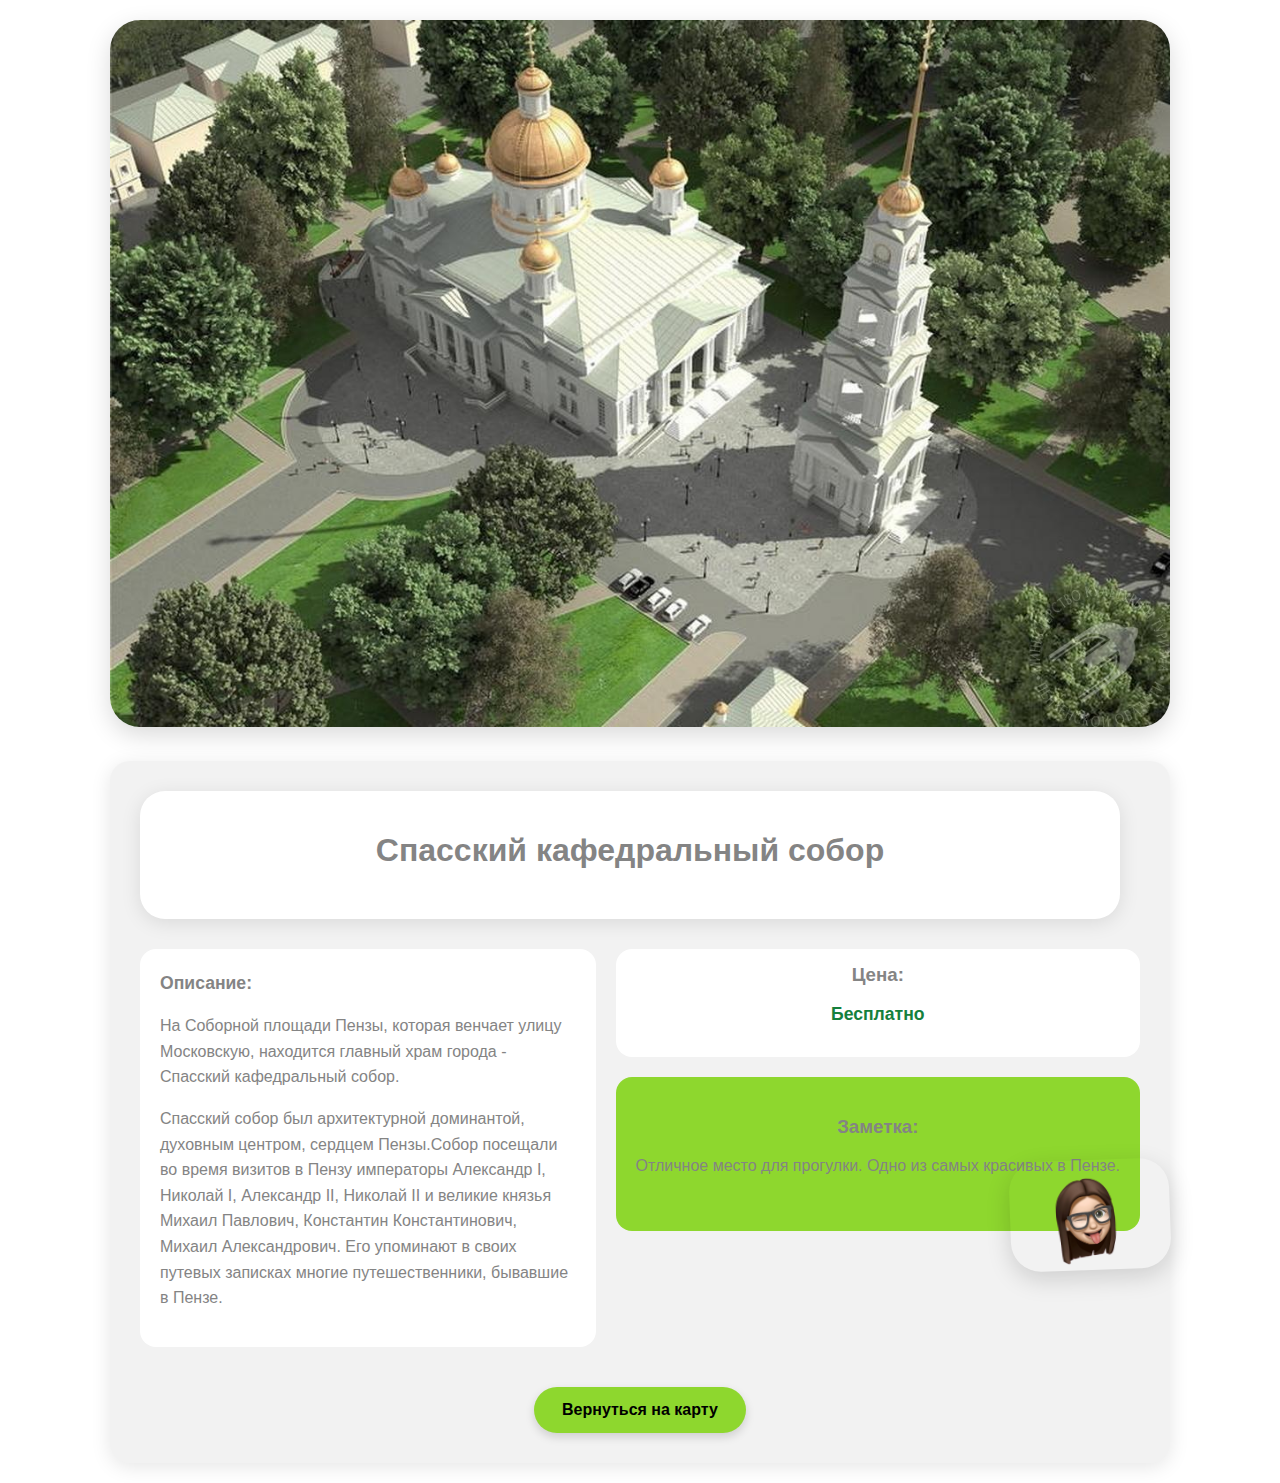
<file: place1.html>
<!DOCTYPE html>
<html lang="ru">
<head>
  <meta charset="UTF-8">
  <meta name="viewport" content="width=device-width, initial-scale=1.0">
  <title>Спасский кафедральный собор</title>
  <link rel="stylesheet" href="style.css"/>
</head>
<body>
  <div class="image-wrapper">
  <img src="images/sobor1.jpg" alt="Спасский кафедральный собор">

  <div class="container">
    <div class="title-box">
    <h1>Спасский кафедральный собор</h1>
    </div>
    <div class="content">
      <div class="description">
      <h2>Описание:</h2>
      <p>На Соборной площади Пензы, которая венчает улицу Московскую, находится главный храм города - 
Спасский кафедральный собор.
</p>
<p>
  Спасский собор был архитектурной доминантой, духовным центром, сердцем Пензы.Собор посещали во время визитов в Пензу императоры Александр I, Николай I, Александр II, Николай II и великие князья Михаил Павлович, Константин Константинович, Михаил Александрович. Его упоминают в своих путевых записках многие путешественники, бывавшие в Пензе.
</p>
  </div>
    <div class="sidebar">
    <div class="price">
      <h3>Цена:</h3>
    <P>Бесплатно</P>
    </div>
    <div class="note">
      <h3>Заметка:</h3>
      <p>Отличное место для прогулки. Одно из самых красивых в Пензе.</p>
      <img src="images/stickermarta.png" alt="sticker">
    </div>
  </div>
</div>
  <div style="text-align: center;">
    <a href="index.html" class="back-btn">Вернуться на карту</a>
  </div>
</div>
</body>
</html>
</file>
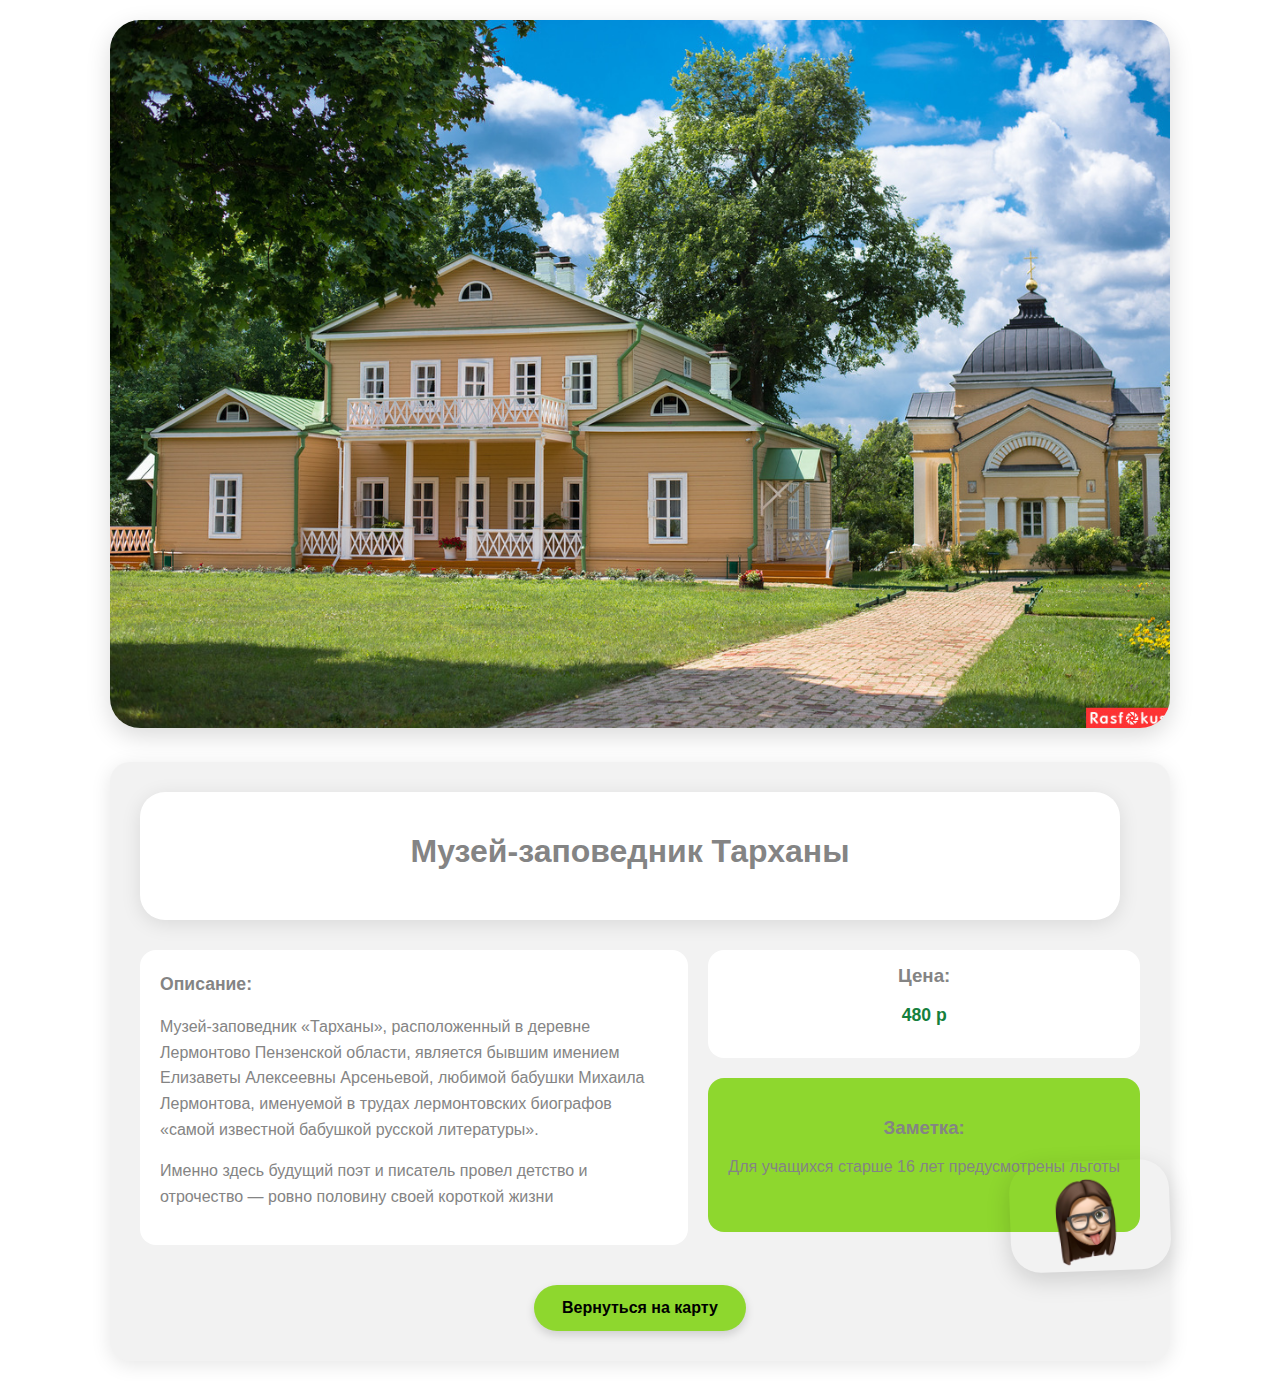
<file: place2.html>
<!DOCTYPE html>
<html lang="ru">
<head>
  <meta charset="UTF-8">
  <meta name="viewport" content="width=device-width, initial-scale=1.0">
  <title>Музей-заповедник Тарханы</title>
  <link rel="stylesheet" href="style.css"/>
</head>
<body>
  <div class="image-wrapper">
  <img src="images/tarxany.jpg" alt="Музей-заповедник Тарханы">

  <div class="container">
    <div class="title-box">
    <h1>Музей-заповедник Тарханы</h1>
    </div>
    <div class="content">
      <div class="description">
      <h2>Описание:</h2>
      <p>Музей-заповедник «Тарханы», расположенный в деревне Лермонтово Пензенской области, является бывшим имением Елизаветы Алексеевны Арсеньевой, любимой бабушки Михаила Лермонтова, именуемой в трудах лермонтовских биографов «самой известной бабушкой русской литературы».
</p>
 Именно здесь будущий поэт и писатель провел детство и отрочество — ровно половину своей короткой жизни
</p>
</p>
  </div>
    <div class="sidebar">
    <div class="price">
      <h3>Цена:</h3>
    <P>480 р
    </P>
    </div>
    <div class="note">
      <h3>Заметка:</h3>
      <p>Для учащихся старше 16 лет предусмотрены льготы</p>
      <img src="images/stickermarta.png" alt="sticker">
    </div>
  </div>
</div>
  <div style="text-align: center;">
    <a href="index.html" class="back-btn">Вернуться на карту</a>
  </div>
</div>
</body>
</html>
</file>
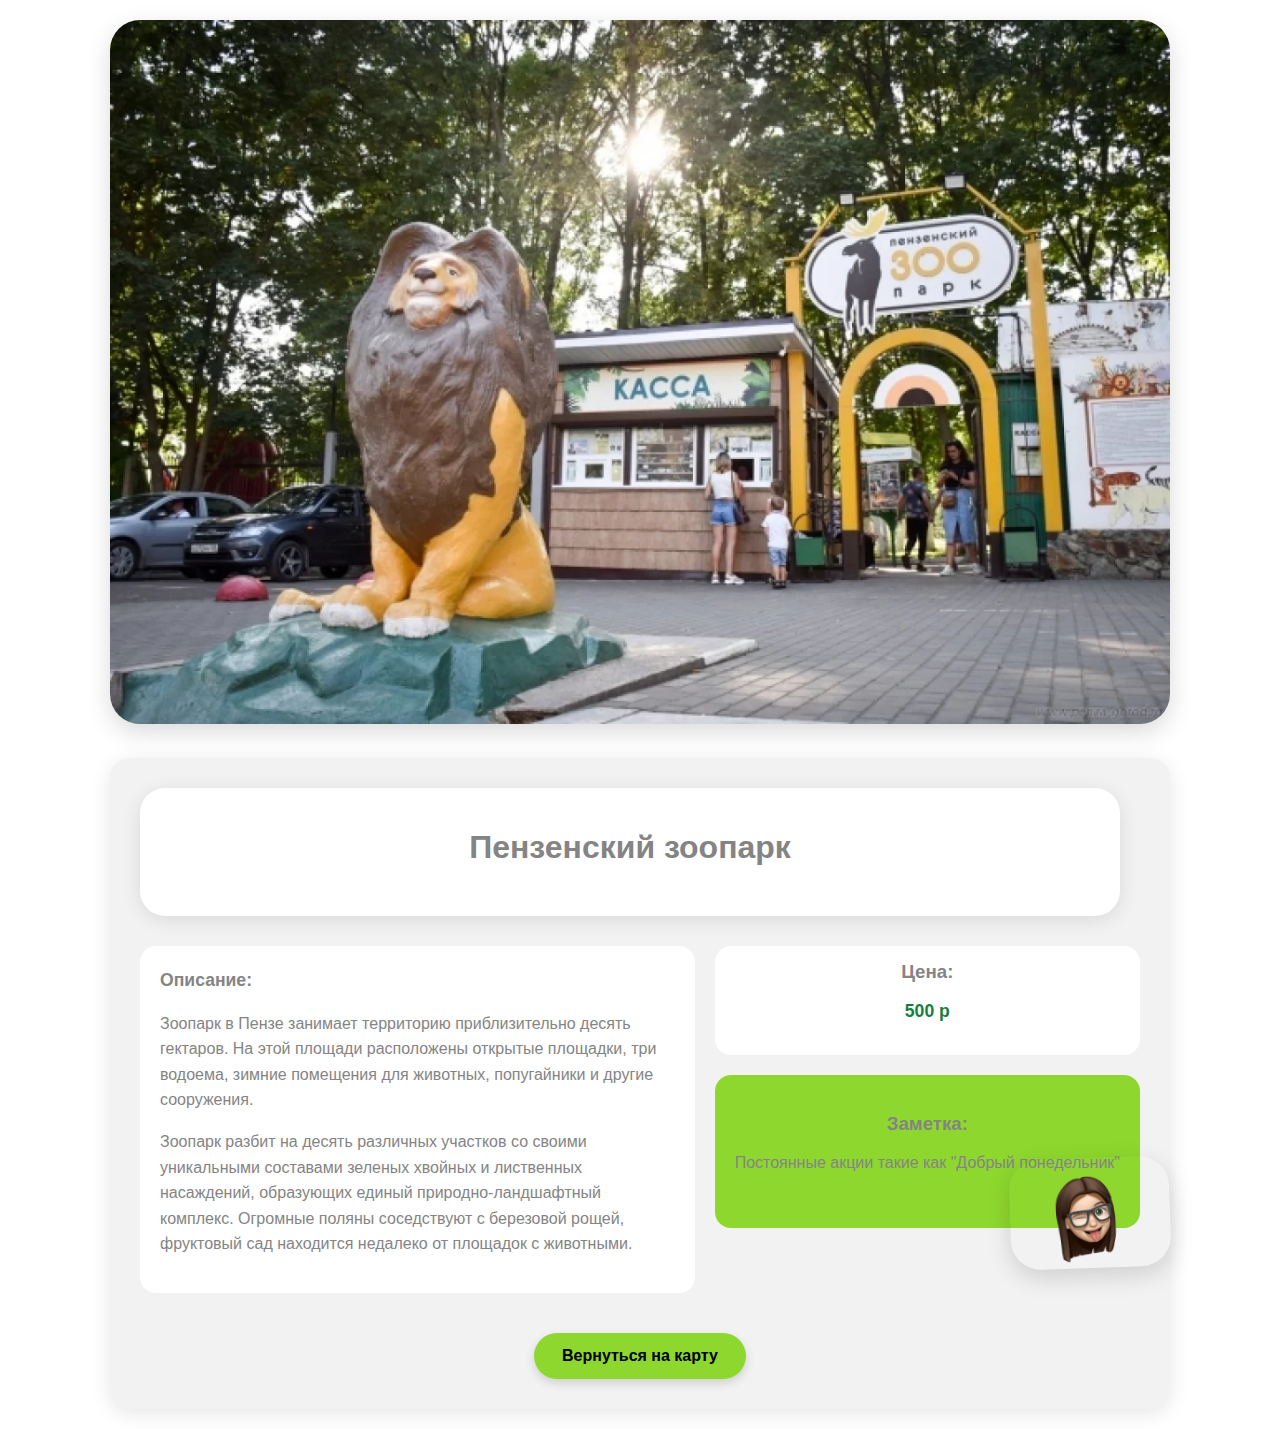
<file: place3.html>
<!DOCTYPE html>
<html lang="ru">
<head>
  <meta charset="UTF-8">
  <meta name="viewport" content="width=device-width, initial-scale=1.0">
  <title>Пензенский зоопарк</title>
  <link rel="stylesheet" href="style.css"/>
</head>
<body>
  <div class="image-wrapper">
  <img src="images/zoo.jpg" alt="Пензенский зоопарк">

  <div class="container">
    <div class="title-box">
    <h1>Пензенский зоопарк</h1>
    </div>
    <div class="content">
      <div class="description">
      <h2>Описание:</h2>
      <p>Зоопарк в Пензе занимает территорию приблизительно десять гектаров. На этой площади расположены открытые площадки, три водоема, зимние помещения для животных, попугайники и другие сооружения.
</p>
<p>
Зоопарк разбит на десять различных участков со своими уникальными составами зеленых хвойных и лиственных насаждений, образующих единый природно-ландшафтный комплекс. Огромные поляны соседствуют с березовой рощей, фруктовый сад находится недалеко от площадок с животными.
</p>
  </div>
    <div class="sidebar">
    <div class="price">
      <h3>Цена:</h3>
    <P>500 р</P>
    </div>
    <div class="note">
      <h3>Заметка:</h3>
      <p>Постоянные акции такие как "Добрый понедельник"
      </p>
      <img src="images/stickermarta.png" alt="sticker">
    </div>
  </div>
</div>
  <div style="text-align: center;">
    <a href="index.html" class="back-btn">Вернуться на карту</a>
  </div>
</div>
</body>
</html>
</file>
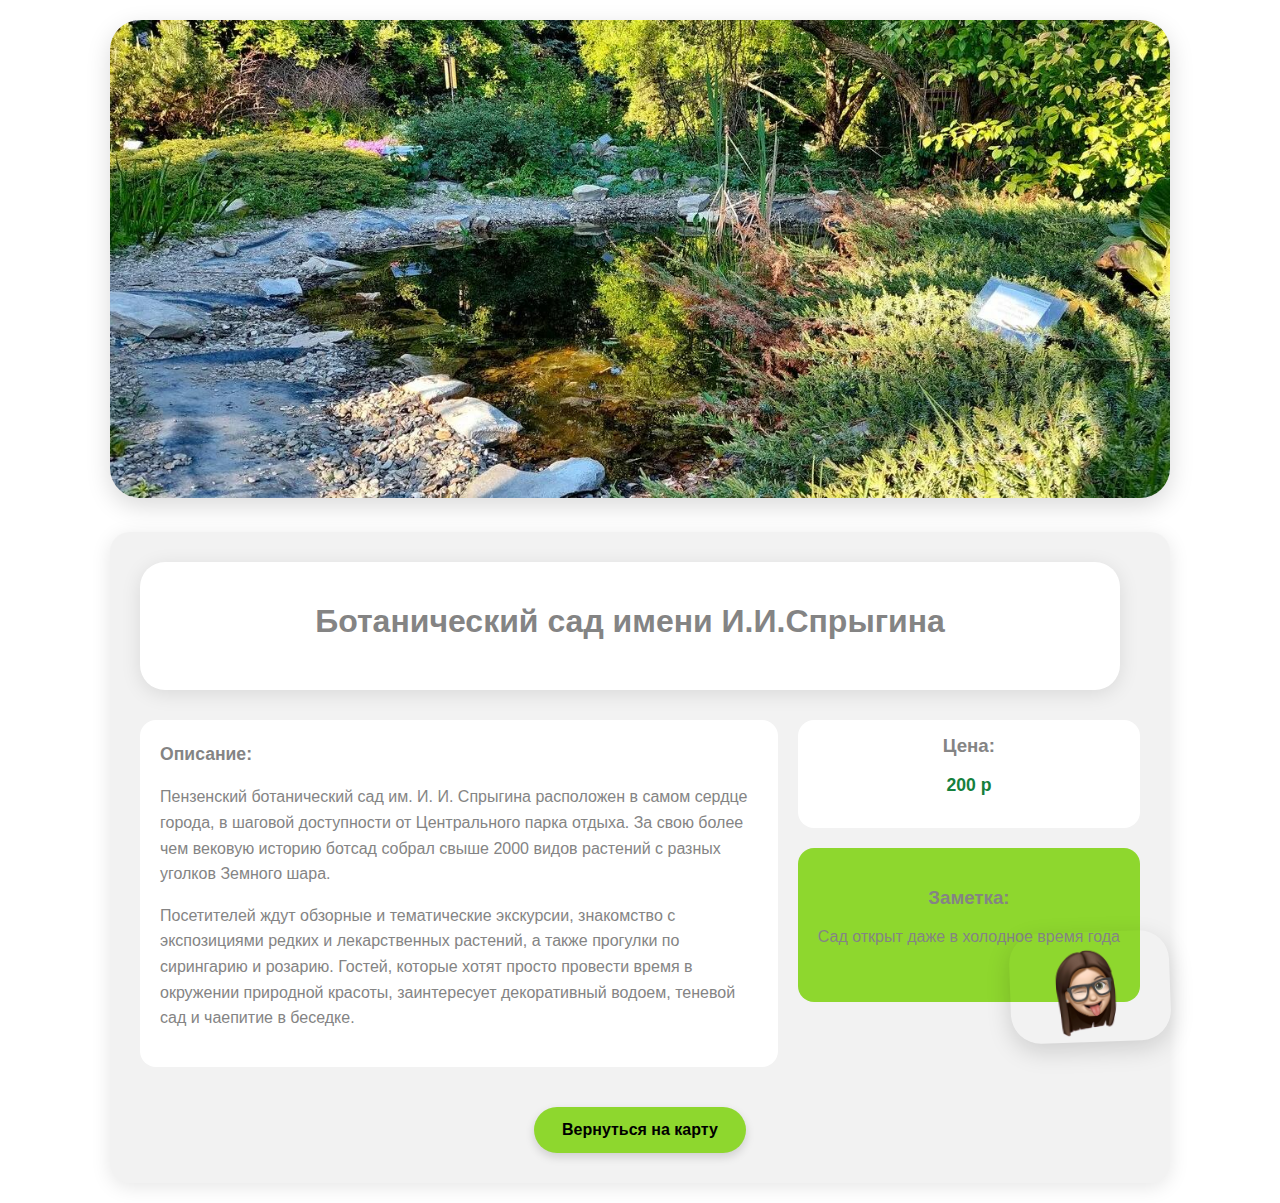
<file: place4.html>
<!DOCTYPE html>
<html lang="ru">
<head>
  <meta charset="UTF-8">
  <meta name="viewport" content="width=device-width, initial-scale=1.0">
  <title>Ботанический сад имени И.И.Спрыгина</title>
  <link rel="stylesheet" href="style.css"/>
</head>
<body>
  <div class="image-wrapper">
  <img src="images/botan.jpg" alt="Ботанический сад имени И.И.Спрыгина">

  <div class="container">
    <div class="title-box">
    <h1>Ботанический сад имени И.И.Спрыгина</h1>
    </div>
    <div class="content">
      <div class="description">
      <h2>Описание:</h2>
      <p>Пензенский ботанический сад им. И. И. Спрыгина расположен в самом сердце города, в шаговой доступности от Центрального парка отдыха. За свою более чем вековую историю ботсад собрал свыше 2000 видов растений с разных уголков Земного шара.
</p>
<p>
  Посетителей ждут обзорные и тематические экскурсии, знакомство с экспозициями редких и лекарственных растений, а также прогулки по сирингарию и розарию. Гостей, которые хотят просто провести время в окружении природной красоты, заинтересует декоративный водоем, теневой сад и чаепитие в беседке.
</p>
  </div>
    <div class="sidebar">
    <div class="price">
      <h3>Цена:</h3>
    <P>200 р</P>
    </div>
    <div class="note">
      <h3>Заметка:</h3>
      <p>Сад открыт даже в холодное время года</p>
      <img src="images/stickermarta.png" alt="sticker">
    </div>
  </div>
</div>
  <div style="text-align: center;">
    <a href="index.html" class="back-btn">Вернуться на карту</a>
  </div>
</div>
</body>
</html>
</file>
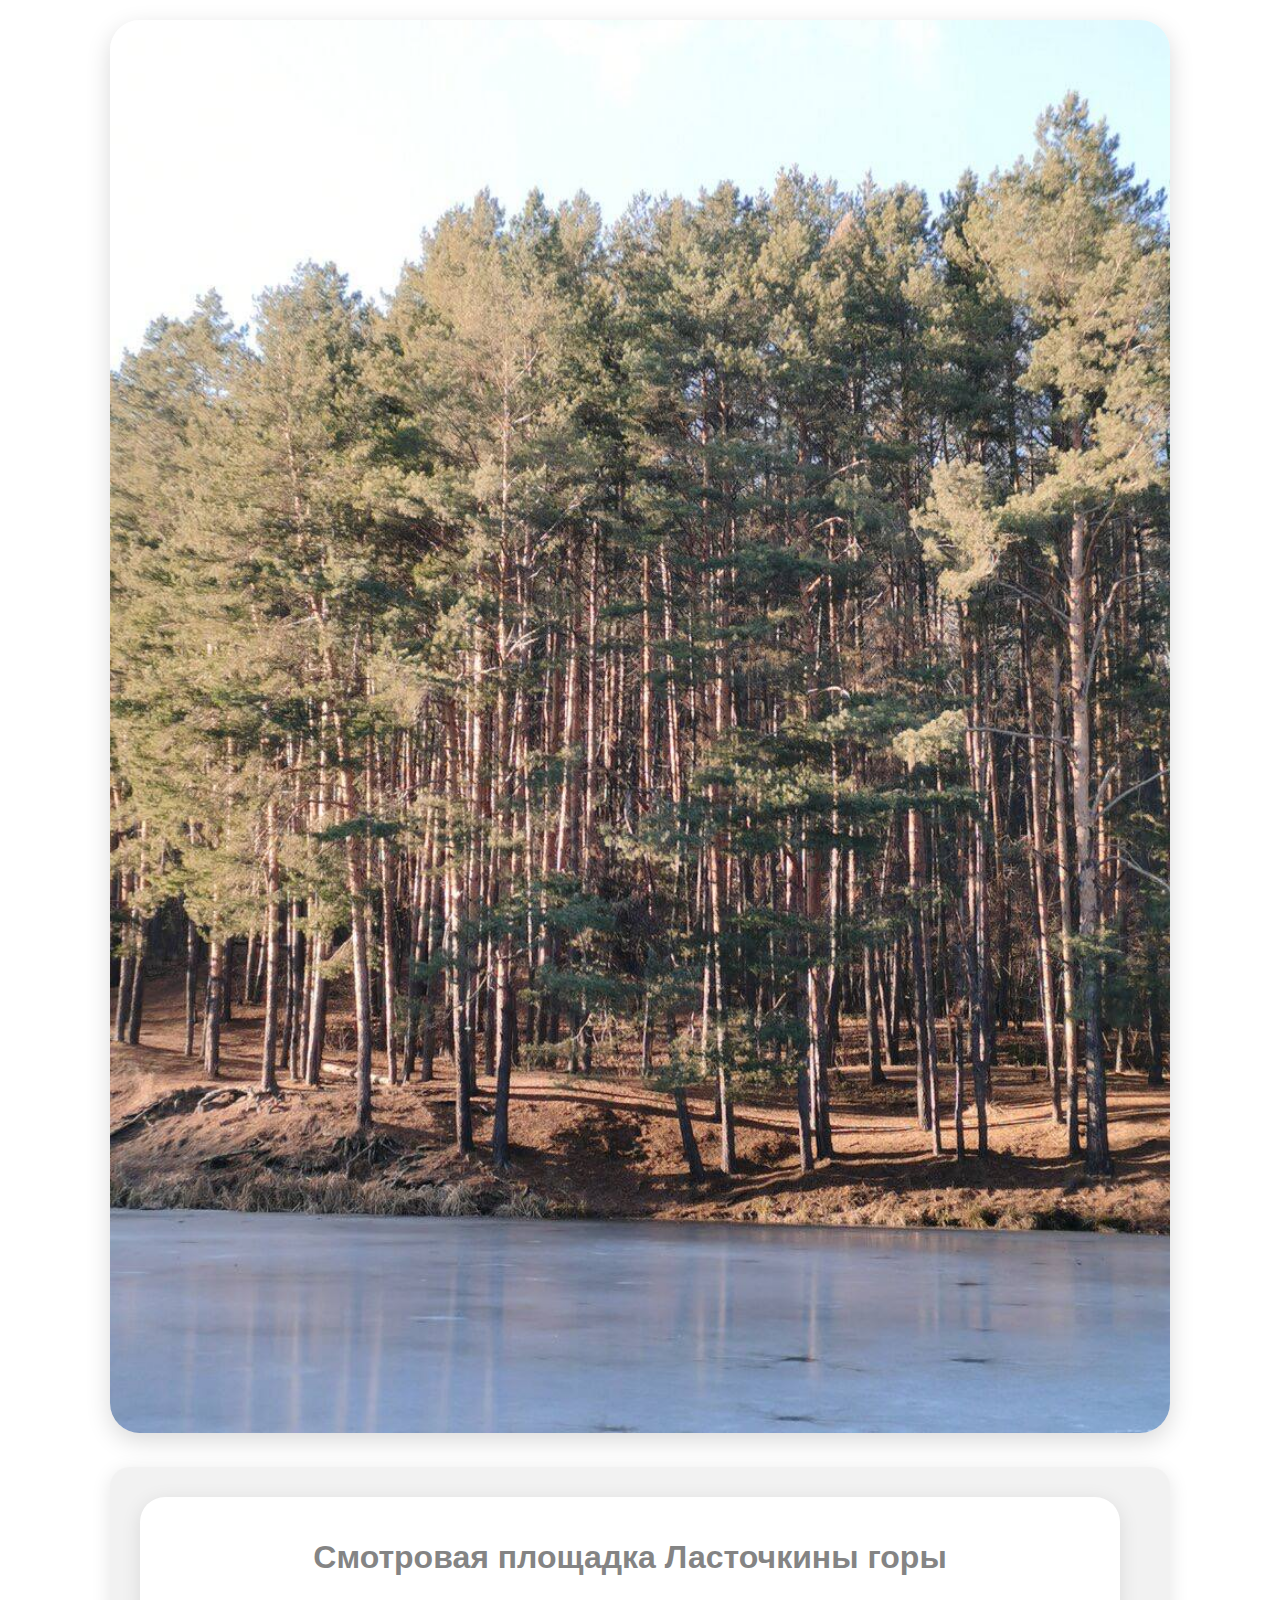
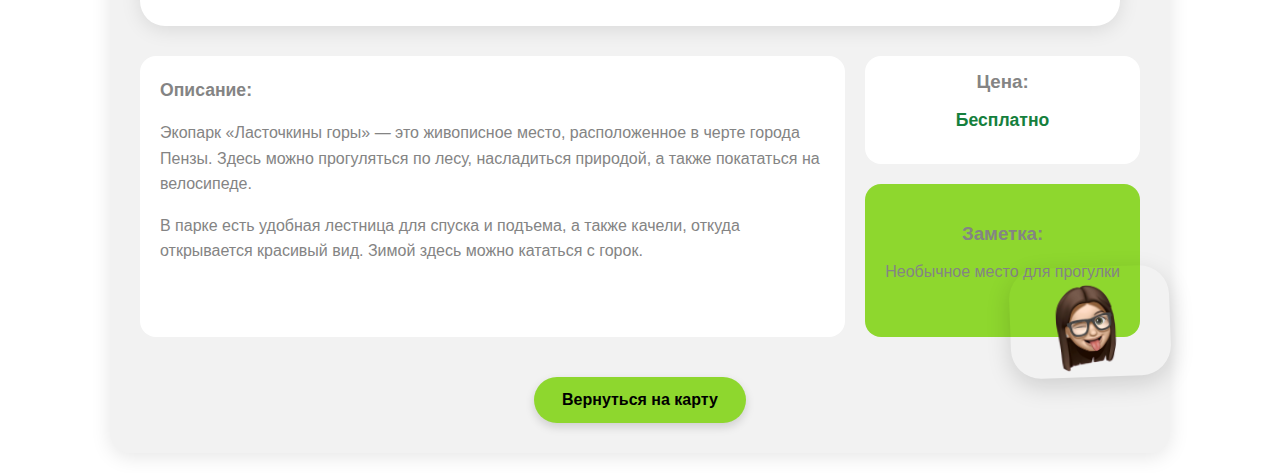
<file: place5.html>
<!DOCTYPE html>
<html lang="ru">
<head>
  <meta charset="UTF-8">
  <meta name="viewport" content="width=device-width, initial-scale=1.0">
  <title>Смотровая площадка Ласточкины горы</title>
  <link rel="stylesheet" href="style.css"/>
</head>
<body>
  <div class="image-wrapper">
  <img src="images/smotr.jpg" alt="Смотровая площадка Ласточкины горы">

  <div class="container">
    <div class="title-box">
    <h1>Смотровая площадка Ласточкины горы</h1>
    </div>
    <div class="content">
      <div class="description">
      <h2>Описание:</h2>
      <p>Экопарк «Ласточкины горы» — это живописное место, расположенное в черте города Пензы. Здесь можно прогуляться по лесу, насладиться природой, а также покататься на велосипеде.
</p>
<p>
  В парке есть удобная лестница для спуска и подъема, а также качели, откуда открывается красивый вид. Зимой здесь можно кататься с горок.
</p>
  </div>
    <div class="sidebar">
    <div class="price">
      <h3>Цена:</h3>
    <P>Бесплатно</P>
    </div>
    <div class="note">
      <h3>Заметка:</h3>
      <p>Необычное место для прогулки</p>
      <img src="images/stickermarta.png" alt="sticker">
    </div>
  </div>
</div>
  <div style="text-align: center;">
    <a href="index.html" class="back-btn">Вернуться на карту</a>
  </div>
</div>
</body>
</html>
</file>
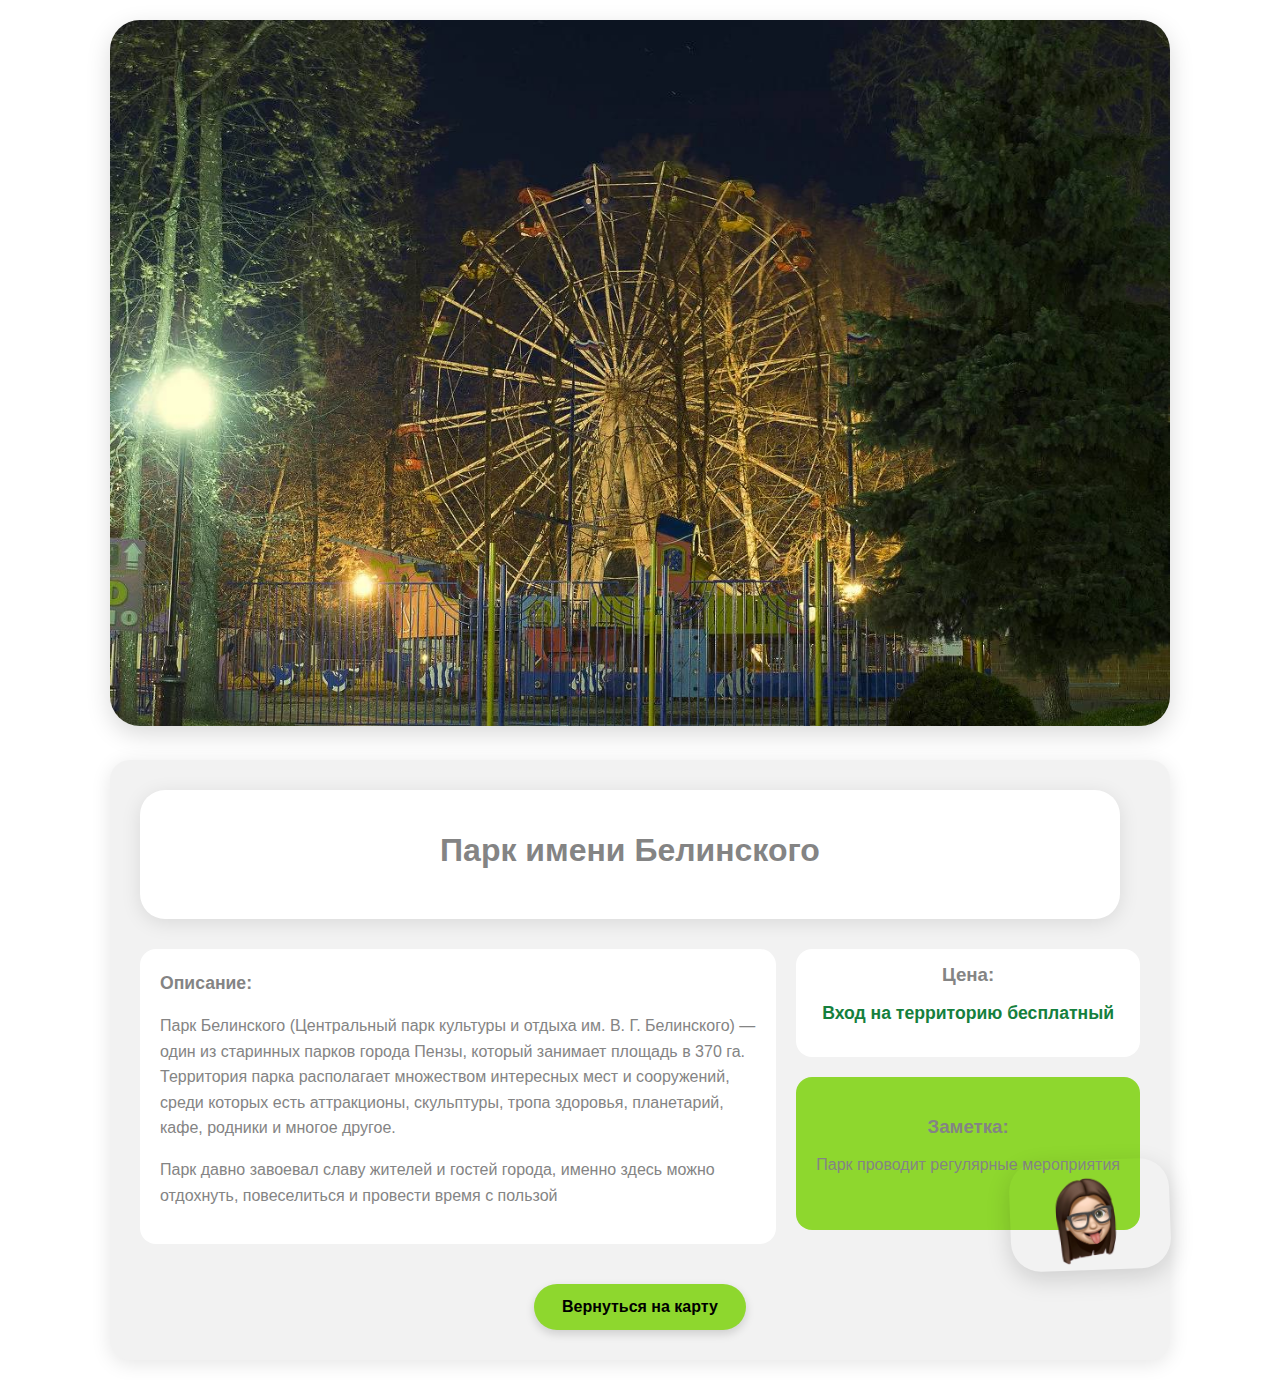
<file: place6.html>
<!DOCTYPE html>
<html lang="ru">
<head>
  <meta charset="UTF-8">
  <meta name="viewport" content="width=device-width, initial-scale=1.0">
  <title>Парк имени Белинского</title>
  <link rel="stylesheet" href="style.css"/>
</head>
<body>
  <div class="image-wrapper">
  <img src="images/park.jpg" alt="Парк имени Белинского">

  <div class="container">
    <div class="title-box">
    <h1>Парк имени Белинского</h1>
    </div>
    <div class="content">
      <div class="description">
      <h2>Описание:</h2>
      <p>Парк Белинского (Центральный парк культуры и отдыха им. В. Г. Белинского) — один из старинных парков города Пензы, который занимает площадь в 370 га.
Территория парка располагает множеством интересных мест и сооружений, среди которых есть аттракционы, скульптуры, тропа здоровья, планетарий, кафе, родники и многое другое.
</p>
<p>
  Парк давно завоевал славу жителей и гостей города, именно здесь можно отдохнуть, повеселиться и провести время с пользой
</p>
  </div>
    <div class="sidebar">
    <div class="price">
      <h3>Цена:</h3>
    <P>Вход на территорию бесплатный
    </P>
    </div>
    <div class="note">
      <h3>Заметка:</h3>
      <p>Парк проводит регулярные мероприятия</p>
      <img src="images/stickermarta.png" alt="sticker">
    </div>
  </div>
</div>
  <div style="text-align: center;">
    <a href="index.html" class="back-btn">Вернуться на карту</a>
  </div>
</div>
</body>
</html>
</file>
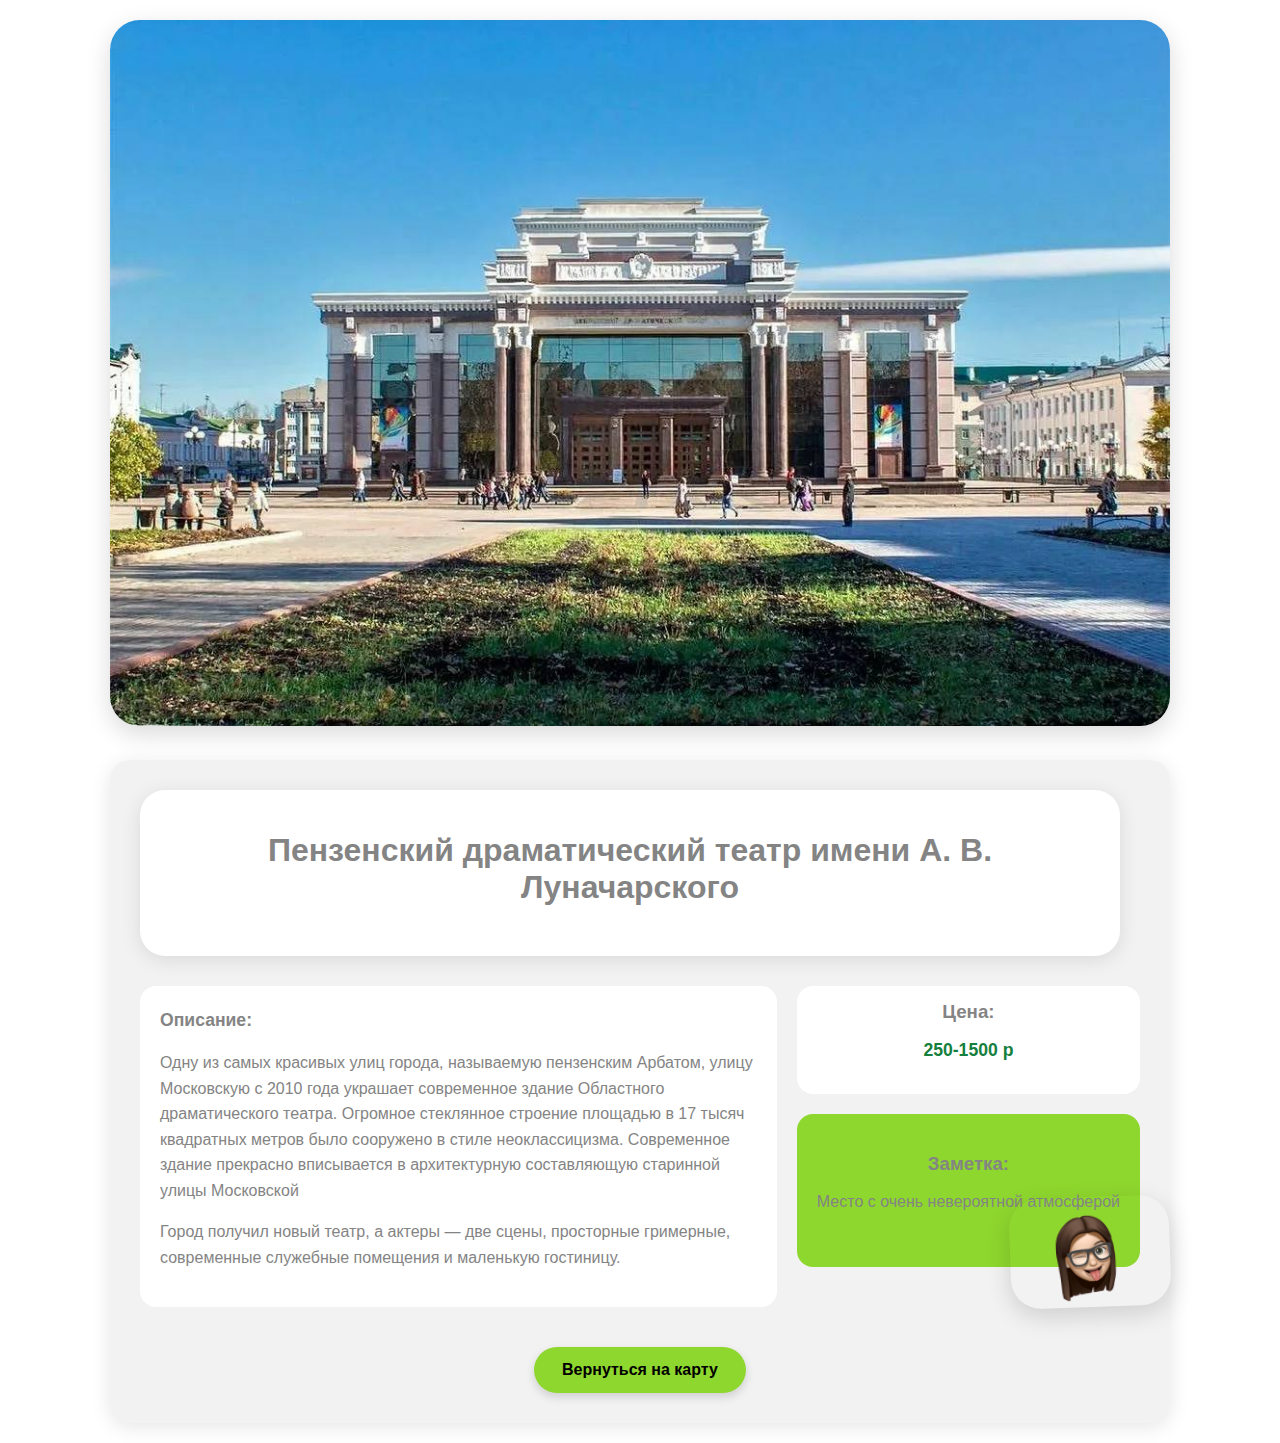
<file: place7.html>
<!DOCTYPE html>
<html lang="ru">
<head>
  <meta charset="UTF-8">
  <meta name="viewport" content="width=device-width, initial-scale=1.0">
  <title>Пензенский драматический театр имени А. В. Луначарского</title>
  <link rel="stylesheet" href="style.css"/>
</head>
<body>
  <div class="image-wrapper">
  <img src="images/dram.jpg" alt="Пензенский драматический театр имени А. В. Луначарского">

  <div class="container">
    <div class="title-box">
    <h1>Пензенский драматический театр имени А. В. Луначарского</h1>
    </div>
    <div class="content">
      <div class="description">
      <h2>Описание:</h2>
      <p>Одну из самых красивых улиц города, называемую пензенским Арбатом, улицу Московскую с 2010 года украшает современное здание Областного драматического театра. Огромное стеклянное строение площадью в 17 тысяч квадратных метров было сооружено в стиле неоклассицизма. Современное здание прекрасно вписывается в архитектурную составляющую старинной улицы Московской
</p>
<p>
  Город получил новый театр, а актеры — две сцены, просторные гримерные, современные служебные помещения и маленькую гостиницу.
</p>
  </div>
    <div class="sidebar">
    <div class="price">
      <h3>Цена:</h3>
    <P>250-1500 р</P>
    </div>
    <div class="note">
      <h3>Заметка:</h3>
      <p>Место с очень невероятной атмосферой</p>
      <img src="images/stickermarta.png" alt="sticker">
    </div>
  </div>
</div>
  <div style="text-align: center;">
    <a href="index.html" class="back-btn">Вернуться на карту</a>
  </div>
</div>
</body>
</html>
</file>
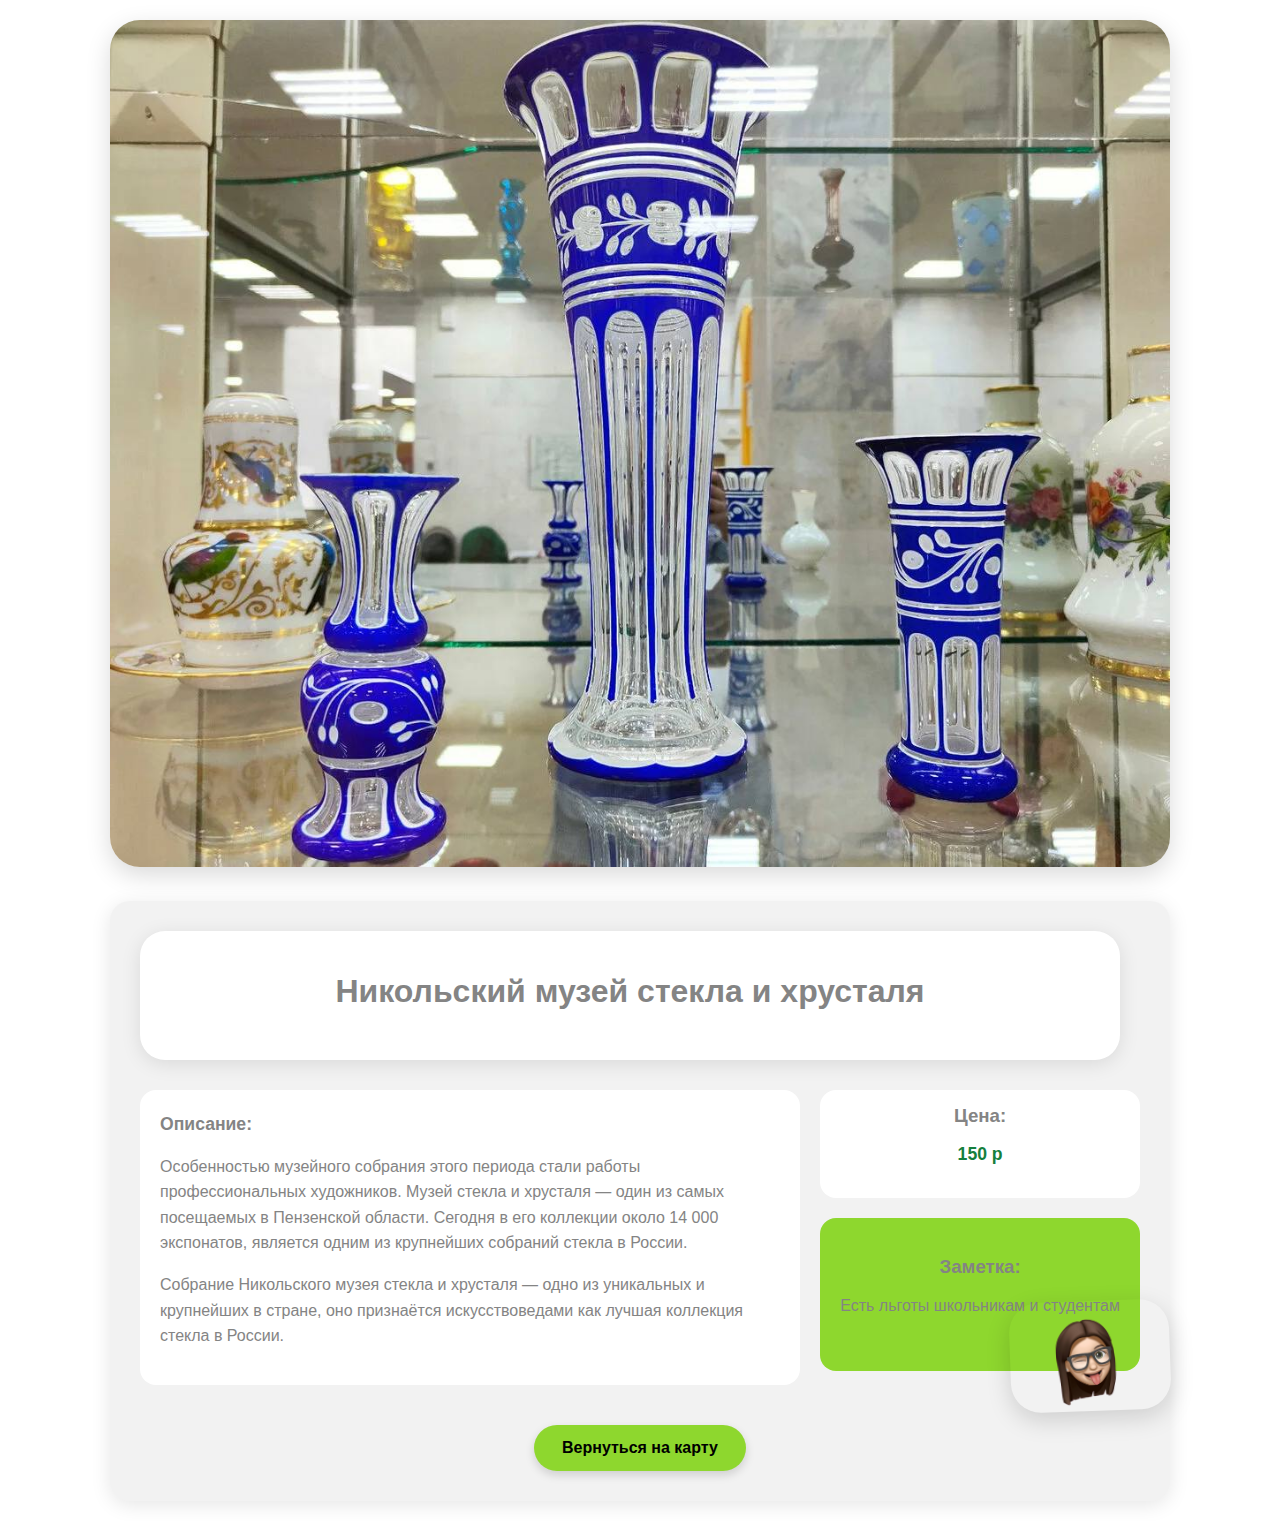
<file: place8.html>
<!DOCTYPE html>
<html lang="ru">
<head>
  <meta charset="UTF-8">
  <meta name="viewport" content="width=device-width, initial-scale=1.0">
  <title>Никольский музей стекла и хрусталя</title>
  <link rel="stylesheet" href="style.css"/>
</head>
<body>
  <div class="image-wrapper">
  <img src="images/steklo.jpg" alt="Никольский музей стекла и хрусталя">

  <div class="container">
    <div class="title-box">
    <h1>Никольский музей стекла и хрусталя</h1>
    </div>
    <div class="content">
      <div class="description">
      <h2>Описание:</h2>
      <p> Особенностью музейного собрания этого периода стали работы профессиональных художников.

Музей стекла и хрусталя — один из самых посещаемых в Пензенской области. Сегодня в его коллекции около 14 000 экспонатов, является одним из крупнейших собраний стекла в России.
</p>
<p>
  Собрание Никольского музея стекла и хрусталя — одно из уникальных и крупнейших в стране, оно признаётся искусствоведами как лучшая коллекция стекла в России.
  </div>
    <div class="sidebar">
    <div class="price">
      <h3>Цена:</h3>
    <P>150 р</P>
    </div>
    <div class="note">
      <h3>Заметка:</h3>
      <p>Есть льготы школьникам и студентам</p>
      <img src="images/stickermarta.png" alt="sticker">
    </div>
  </div>
</div>
  <div style="text-align: center;">
    <a href="index.html" class="back-btn">Вернуться на карту</a>
  </div>
</div>
</body>
</html>
</file>
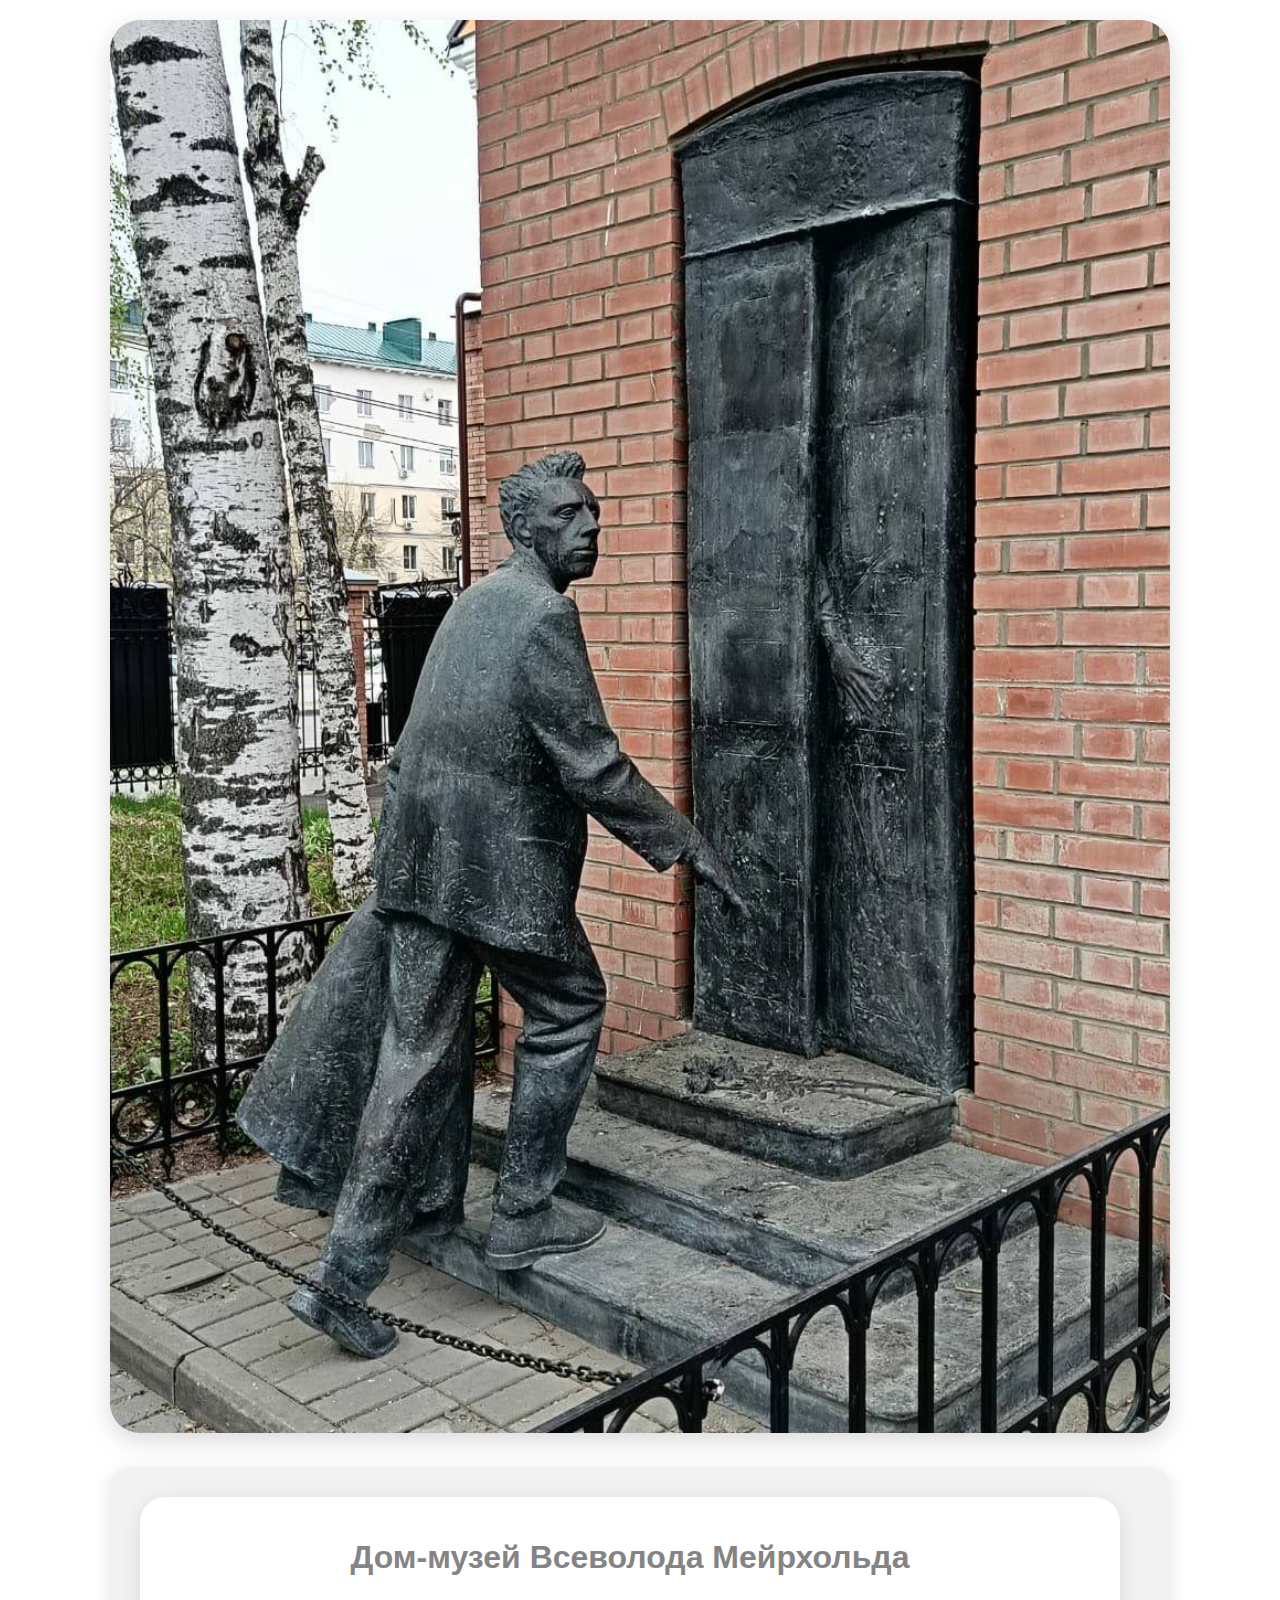
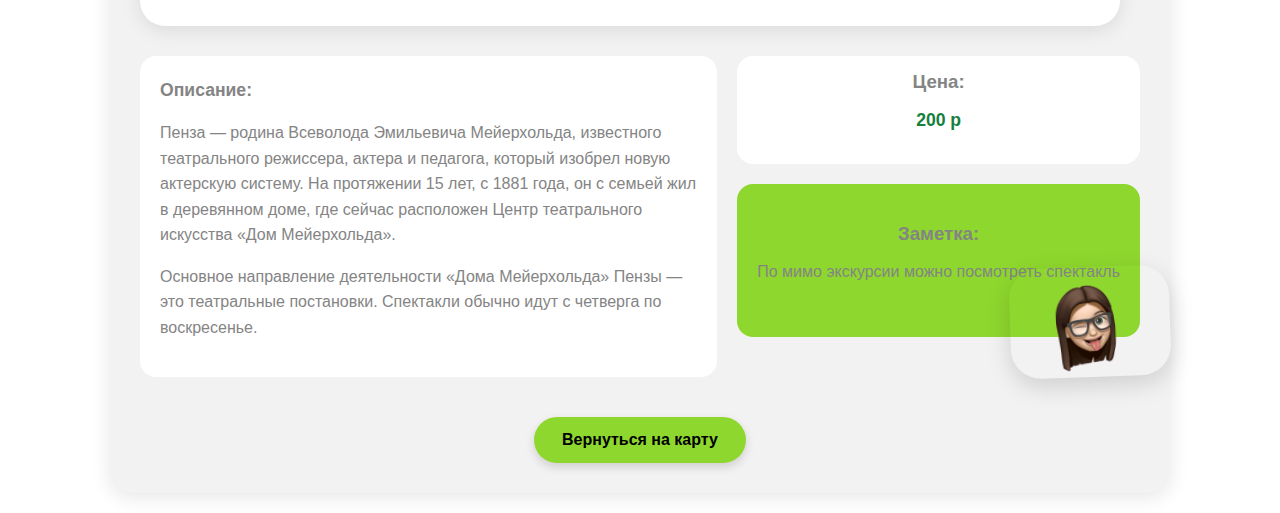
<file: place9.html>
<!DOCTYPE html>
<html lang="ru">
<head>
  <meta charset="UTF-8">
  <meta name="viewport" content="width=device-width, initial-scale=1.0">
  <title>Дом-музей Всеволода Мейрхольда</title>
  <link rel="stylesheet" href="style.css"/>
</head>
<body>
  <div class="image-wrapper">
  <img src="images/dom.jpg" alt="Дом-музей Всеволода Мейрхольда">

  <div class="container">
    <div class="title-box">
    <h1>Дом-музей Всеволода Мейрхольда</h1>
    </div>
    <div class="content">
      <div class="description">
      <h2>Описание:</h2>
      <p>Пенза — родина Всеволода Эмильевича Мейерхольда, известного театрального режиссера, актера и педагога, который изобрел новую актерскую систему. На протяжении 15 лет, с 1881 года, он с семьей жил в деревянном доме, где сейчас расположен Центр театрального искусства «Дом Мейерхольда».
</p>
<p>
  Основное направление деятельности «Дома Мейерхольда» Пензы — это театральные постановки. Спектакли обычно идут с четверга по воскресенье.
</p>
  </div>
    <div class="sidebar">
    <div class="price">
      <h3>Цена:</h3>
    <P>200 р</P>
    </div>
    <div class="note">
      <h3>Заметка:</h3>
      <p>По мимо экскурсии можно посмотреть спектакль</p>
      <img src="images/stickermarta.png" alt="sticker">
    </div>
  </div>
</div>
  <div style="text-align: center;">
    <a href="index.html" class="back-btn">Вернуться на карту</a>
  </div>
</div>
</body>
</html>
</file>
<file: style.css>
body {
  margin: 0;
  font-family: Arial, Helvetica, sans-serif;
  background: #f5f5f5;
  color: #333;
}
#map {
  height: 100vh;
  width: 100%;
}

.leaflet-control-attribution {
    font-size: 0px;
}
/* Popup фото */
.leaflet-popup-content img {
  border-radius: 8px;
  width: 150px;
  box-shadow: 0 2px 6px rgba(0,0,0,0.2);
}


/* Контейнер описаний */
body {
  font-family: 'Segoe UI', Tahoma, Geneva, Verdana, sans-serif;
  background: #ffffff;
  margin: 0;
  padding: 20px;
  display: flex;
  flex-direction: column;
  align-items: center;
}

.container {
  max-width: 1000px;
  background: #f2f2f2;
  border-radius: 20px;
  box-shadow: 0 4px 20px rgba(0,0,0,0.1);
  padding: 30px;
  color: #848484;
}

/* 💎 Форма для заголовка */
.title-box {
  background-color: #ffffff;       /* белый фон */
  border-radius: 25px;             /* скруглённые края */
  padding: 20px 40px;              /* внутренние отступы */
  margin-bottom: 30px;             /* расстояние до следующего блока */
  box-shadow: 0 4px 20px rgba(0, 0, 0, 0.1); /* мягкая тень */
  max-width: 900px;
  width: 100%;
  text-align: center;
}

.image-wrapper img {
  width: 100%;
  overflow: hidden;
  border-radius: 20px;
  box-shadow: 0 4px 15px rgba(0,0,0,0.15);
}

.image-wrapper img {
  max-width: 1060px;
  width: 100%;
  border-radius: 30px;
  overflow: hidden;
  box-shadow: 0 8px 25px rgba(0, 0, 0, 0.15);
  margin-bottom: 30px;
}

h1 {
  text-align: center;
  font-size: 2rem;
  margin-bottom: 30px;
}

.content {
  display: flex;
  flex-wrap: wrap;
  gap: 20px;
}

.description {
  flex: 1;
  min-width: 280px;
  background-color: #ffffff;
  border-radius: 16px;
  padding: 20px;
  line-height: 1.6;
}

.description h2 {
  margin-top: 0;
  margin-bottom: 10px;
  font-size: 1.1rem;
}

.sidebar {
  display: flex;
  flex-direction: column;
  gap: 20px;
  min-width: 240px;
}

.price {
  background-color: #ffffff;
  text-align: center;
  padding: 15px;
  border-radius: 16px;
}

.price h3 {
  margin: 0 0 10px 0;
}

.price p {
  color: #15803d;
  font-weight: bold;
  font-size: 1.1rem;
}

.note {
  position: relative;
  background-color: #8ED72E;
  text-align: center;
  padding: 20px;
  border-radius: 16px;
  font-weight: 500;
  padding-bottom: 40px;
}

.note img {
  position: absolute;
  bottom: -70px;
  right: -30px;
  width: 160px;
  height: auto;
  transform: rotate(-2deg);
  z-index: 0;
}

.back-btn {
      display: inline-block;
      margin-top: 40px;
      padding: 14px 28px;
      background-color: #8ED72E;
      color: #000000;
      text-decoration: none;
      font-size: 16px;
      font-weight: 600;
      border-radius: 30px;
      box-shadow: 0 4px 10px rgba(0, 0, 0, 0.15);
      transition: background-color 0.3s ease, transform 0.2s ease;
    }

    .back-btn:hover {
      background-color: #7bc427;
      transform: translateY(-2px);
    }

/* Адаптив */
@media (max-width: 768px) {
  p { font-size: 16px; line-height: 1.6; padding: 0 10px; }
  .leaflet-popup-content img { width: 120px; }
  a { padding: 10px 14px; font-size: 14px; }
}

@media (max-width: 480px) {
  h1 { font-size: 20px; }
  p { font-size: 14px; }
}
</file>
